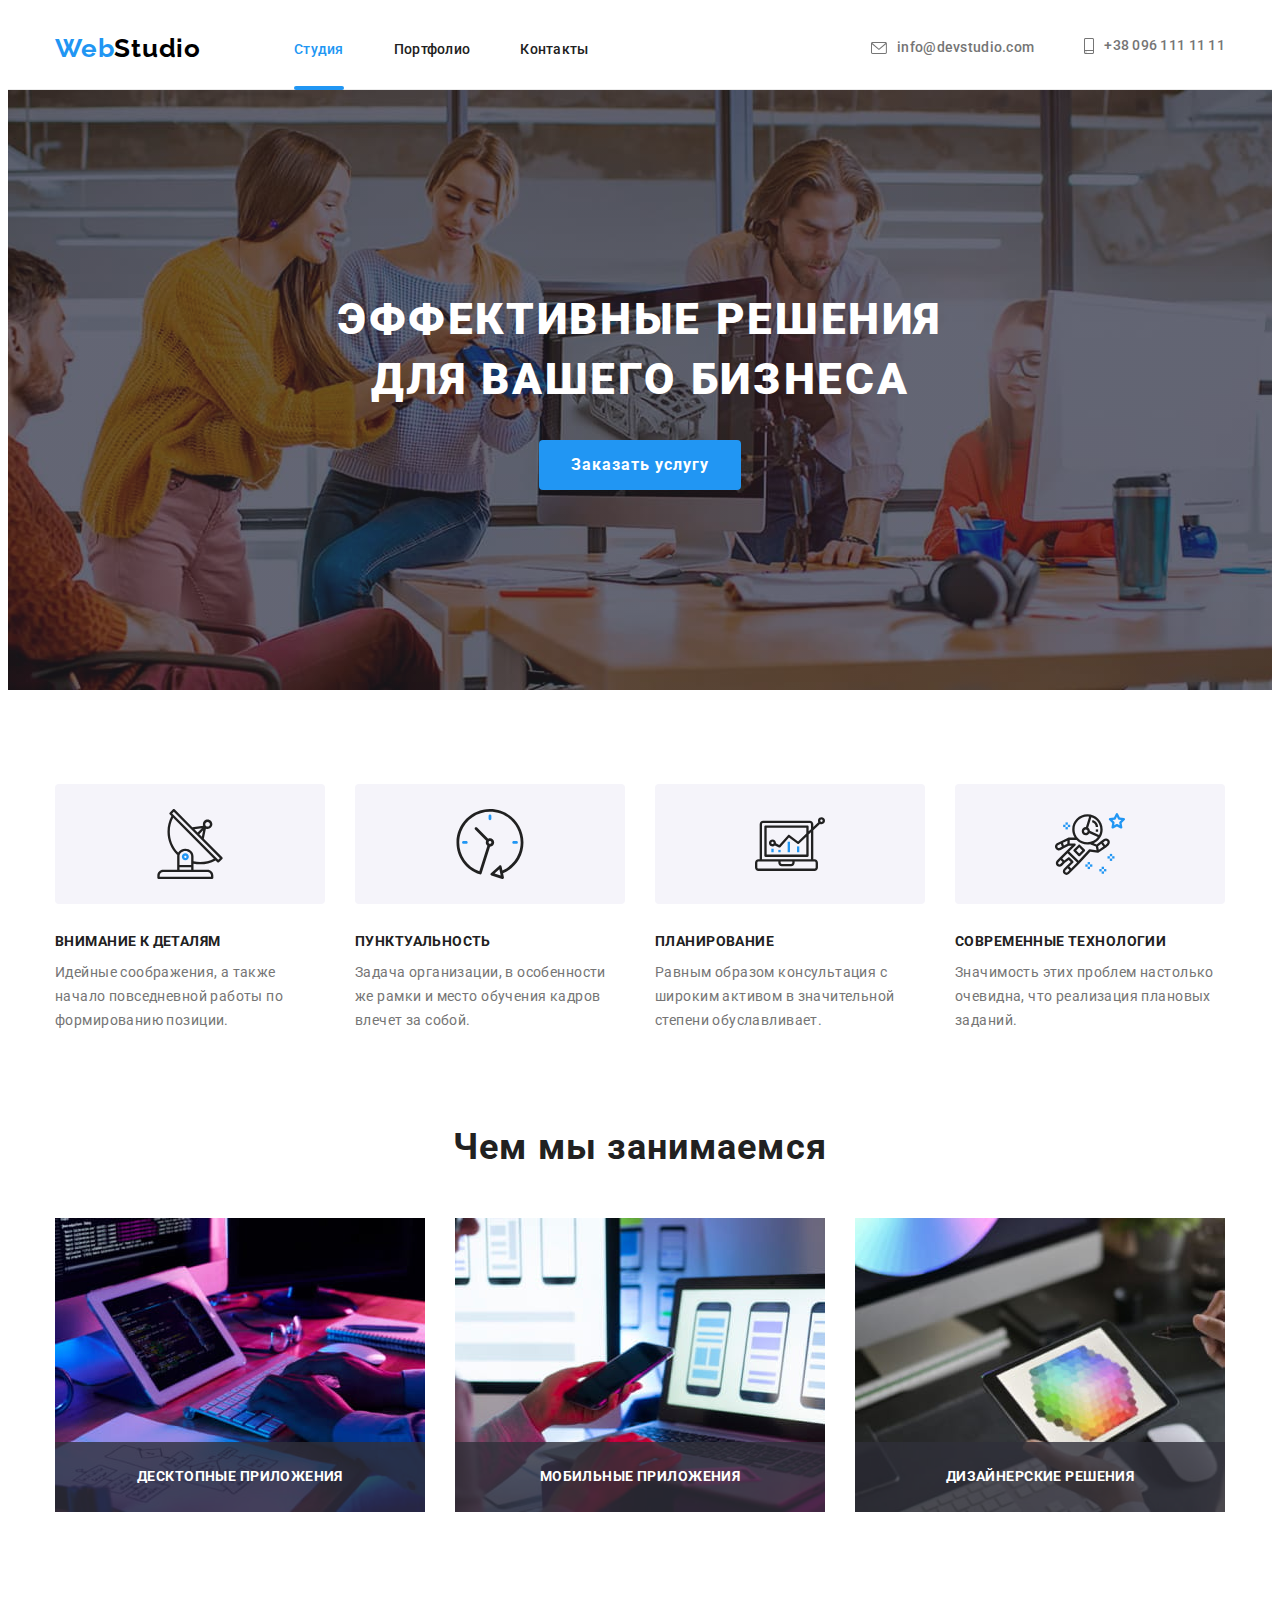
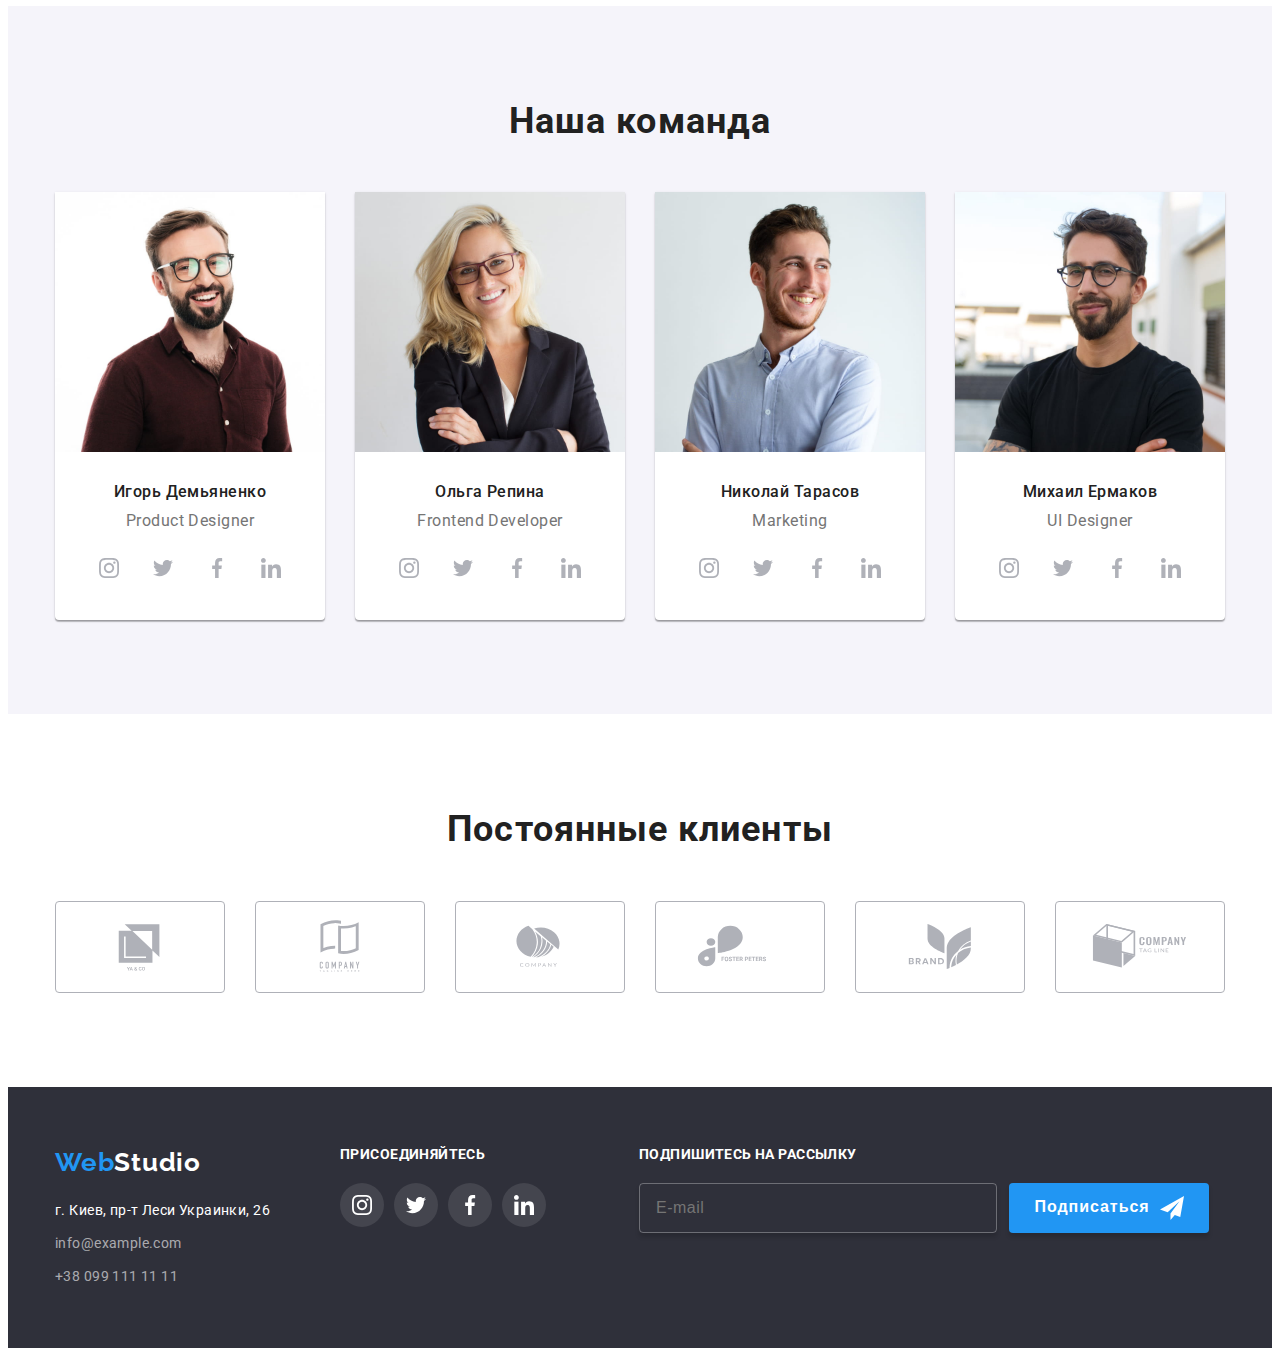
<file: index.html>
<!DOCTYPE html>
<html lang="ru">
  <head>
    <meta charset="UTF-8" />
    <meta http-equiv="X-UA-Compatible" content="IE=edge" />
    <meta name="viewport" content="width=device-width, initial-scale=1.0" />
    <link rel="preconnect" href="https://fonts.googleapis.com" />
    <link rel="preconnect" href="https://fonts.gstatic.com" crossorigin />
    <link
      href="https://fonts.googleapis.com/css2?family=Raleway:wght@700&family=Roboto:wght@400;500;700;900&display=swap"
      rel="stylesheet"
    />
    <title>WebStudio</title>
    <link
      rel="stylesheet"
      href="https://cdnjs.cloudflare.com/ajax/libs/modern-normalize/1.1.0/modern-normalize.min.css"
      integrity="sha512-wpPYUAdjBVSE4KJnH1VR1HeZfpl1ub8YT/NKx4PuQ5NmX2tKuGu6U/JRp5y+Y8XG2tV+wKQpNHVUX03MfMFn9Q=="
      crossorigin="anonymous"
      referrerpolicy="no-referrer"
    />
    <link rel="stylesheet" href="./css/styles.css" />
  </head>
  <body>
    <header class="header">
      <div class="container">
        <nav class="header-nav">
          <a href="./index.html" title="Главная страница WebStudio" class="logo link"
            ><span class="logo-accent">Web</span>Studio</a
          >
          <p></p>
          <ul class="header-list list">
            <li class="item"><a href="./index.html" class="link current">Студия</a></li>
            <li class="item"><a href="./portfolio.html" class="link">Портфолио</a></li>
            <li class="item"><a href="#" class="link">Контакты</a></li>
          </ul>
        </nav>
        <ul class="header-contacts list">
          <li class="item">
            <a href="mailto:info@devstudio.com" class="link">
              <svg class="contacts-icon" width="16" height="12">
                <use href="./images/icons.svg#envelope"></use>
              </svg>
              info@devstudio.com
            </a>
          </li>
          <li class="item">
            <a href="tel:+380961111111" class="link">
              <svg class="contacts-icon" width="10" height="16">
                <use href="./images/icons.svg#phone"></use>
              </svg>
              +38 096 111 11 11
            </a>
          </li>
        </ul>
      </div>
    </header>
    <main>
      <!-- герой -->
      <section class="section hero">
        <div class="container">
          <h1 class="hero-title">
            Эффективные решения<br />
            для вашего бизнеса
          </h1>
          <button type="button" class="btn" data-modal-open>Заказать услугу</button>
        </div>
      </section>
      <!-- особенности -->
      <section class="section section-peculiarity">
        <div class="container">
          <h2 class="visually-hidden">Особенности</h2>
          <ul class="list">
            <li class="item">
              <div class="peculiarity-box">
                <svg class="peculiarity-icon" width="70" height="70">
                  <use href="./images/icons.svg#antenna"></use>
                </svg>
              </div>
              <h3 class="title">Внимание к деталям</h3>
              <p class="text">
                Идейные соображения, а также начало повседневной работы по формированию позиции.
              </p>
            </li>
            <li class="item">
              <div class="peculiarity-box">
                <svg class="peculiarity-icon" width="70" height="70">
                  <use href="./images/icons.svg#clock"></use>
                </svg>
              </div>
              <h3 class="title">Пунктуальность</h3>
              <p class="text">
                Задача организации, в особенности же рамки и место обучения кадров влечет за собой.
              </p>
            </li>
            <li class="item">
              <div class="peculiarity-box">
                <svg class="peculiarity-icon" width="70" height="70">
                  <use href="./images/icons.svg#diagram"></use>
                </svg>
              </div>
              <h3 class="title">Планирование</h3>
              <p class="text">
                Равным образом консультация с широким активом в значительной степени обуславливает.
              </p>
            </li>
            <li class="item">
              <div class="peculiarity-box">
                <svg class="peculiarity-icon" width="70" height="70">
                  <use href="./images/icons.svg#astronaut"></use>
                </svg>
              </div>
              <h3 class="title">Современные технологии</h3>
              <p class="text">
                Значимость этих проблем настолько очевидна, что реализация плановых заданий.
              </p>
            </li>
          </ul>
        </div>
      </section>
      <!-- чем мы занимаемся -->
      <section class="section our-works">
        <div class="container">
          <h2 class="title">Чем мы занимаемся</h2>
          <ul class="list">
            <li class="item">
              <h3 class="our-works-title">Десктопные приложения</h3>
              <a href="#">
                <img src="./images/box1.jpg" width="370" alt="Десктопные приложения" class="img" />
              </a>
            </li>
            <li class="item">
              <h3 class="our-works-title">Мобильные приложения</h3>
              <a href="#">
                <img src="./images/box2.jpg" width="370" alt="Мобильные приложения" class="img" />
              </a>
            </li>
            <li class="item">
              <h3 class="our-works-title">Дизайнерские решения</h3>
              <a href="#">
                <img src="./images/box3.jpg" width="370" alt="Дизайнерские решения" class="img" />
              </a>
            </li>
          </ul>
        </div>
      </section>
      <!-- наша команда -->
      <section class="section our-team">
        <div class="container">
          <h2 class="title">Наша команда</h2>
          <ul class="team-list list">
            <li class="our-team-card">
              <img src="./images/teamcard1.jpg" width="270" alt="Игорь Демьяненко" class="img" />
              <div class="team-card-notify">
                <h3 class="our-team-item-name">Игорь Демьяненко</h3>
                <p lang="en" class="our-team-item">Product Designer</p>
                <ul class="socials-list list">
                  <li class="socials-item">
                    <a href="#" class="socials-link link">
                      <svg class="socials-icon" width="20" height="20">
                        <use href="./images/icons.svg#instagram"></use>
                      </svg>
                    </a>
                  </li>
                  <li class="socials-item">
                    <a href="#" class="socials-link link"
                      ><svg class="socials-icon" width="20" height="20">
                        <use href="./images/icons.svg#twitter"></use>
                      </svg>
                    </a>
                  </li>
                  <li class="socials-item">
                    <a href="#" class="socials-link link">
                      <svg class="socials-icon" width="20" height="20">
                        <use href="./images/icons.svg#facebook"></use>
                      </svg>
                    </a>
                  </li>
                  <li class="socials-item">
                    <a href="#" class="socials-link link">
                      <svg class="socials-icon" width="20" height="20">
                        <use href="./images/icons.svg#linkedin"></use>
                      </svg>
                    </a>
                  </li>
                </ul>
              </div>
            </li>
            <li class="our-team-card">
              <img src="./images/teamcard2.jpg" width="270" alt="Ольга Репина" class="img" />
              <div class="team-card-notify">
                <h3 class="our-team-item-name">Ольга Репина</h3>
                <p lang="en" class="our-team-item">Frontend Developer</p>
                <ul class="socials-list list">
                  <li class="socials-item">
                    <a href="#" class="socials-link link">
                      <svg class="socials-icon" width="20" height="20">
                        <use href="./images/icons.svg#instagram"></use>
                      </svg>
                    </a>
                  </li>
                  <li class="socials-item">
                    <a href="#" class="socials-link link"
                      ><svg class="socials-icon" width="20" height="20">
                        <use href="./images/icons.svg#twitter"></use>
                      </svg>
                    </a>
                  </li>
                  <li class="socials-item">
                    <a href="#" class="socials-link link">
                      <svg class="socials-icon" width="20" height="20">
                        <use href="./images/icons.svg#facebook"></use>
                      </svg>
                    </a>
                  </li>
                  <li class="socials-item">
                    <a href="#" class="socials-link link">
                      <svg class="socials-icon" width="20" height="20">
                        <use href="./images/icons.svg#linkedin"></use>
                      </svg>
                    </a>
                  </li>
                </ul>
              </div>
            </li>
            <li class="our-team-card">
              <img src="./images/teamcard3.jpg" width="270" alt="Николай Тарасов" class="img" />
              <div class="team-card-notify">
                <h3 class="our-team-item-name">Николай Тарасов</h3>
                <p lang="en" class="our-team-item">Marketing</p>
                <ul class="socials-list list">
                  <li class="socials-item">
                    <a href="#" class="socials-link link">
                      <svg class="socials-icon" width="20" height="20">
                        <use href="./images/icons.svg#instagram"></use>
                      </svg>
                    </a>
                  </li>
                  <li class="socials-item">
                    <a href="#" class="socials-link link"
                      ><svg class="socials-icon" width="20" height="20">
                        <use href="./images/icons.svg#twitter"></use>
                      </svg>
                    </a>
                  </li>
                  <li class="socials-item">
                    <a href="#" class="socials-link link">
                      <svg class="socials-icon" width="20" height="20">
                        <use href="./images/icons.svg#facebook"></use>
                      </svg>
                    </a>
                  </li>
                  <li class="socials-item">
                    <a href="#" class="socials-link link">
                      <svg class="socials-icon" width="20" height="20">
                        <use href="./images/icons.svg#linkedin"></use>
                      </svg>
                    </a>
                  </li>
                </ul>
              </div>
            </li>
            <li class="our-team-card">
              <img src="./images/teamcard4.jpg" width="270" alt="Михаил Ермаков" class="img" />
              <div class="team-card-notify">
                <h3 class="our-team-item-name">Михаил Ермаков</h3>
                <p lang="en" class="our-team-item">UI Designer</p>
                <ul class="socials-list list">
                  <li class="socials-item">
                    <a href="#" class="socials-link link">
                      <svg class="socials-icon" width="20" height="20">
                        <use href="./images/icons.svg#instagram"></use>
                      </svg>
                    </a>
                  </li>
                  <li class="socials-item">
                    <a href="#" class="socials-link link"
                      ><svg class="socials-icon" width="20" height="20">
                        <use href="./images/icons.svg#twitter"></use>
                      </svg>
                    </a>
                  </li>
                  <li class="socials-item">
                    <a href="#" class="socials-link link">
                      <svg class="socials-icon" width="20" height="20">
                        <use href="./images/icons.svg#facebook"></use>
                      </svg>
                    </a>
                  </li>
                  <li class="socials-item">
                    <a href="#" class="socials-link link">
                      <svg class="socials-icon" width="20" height="20">
                        <use href="./images/icons.svg#linkedin"></use>
                      </svg>
                    </a>
                  </li>
                </ul>
              </div>
            </li>
          </ul>
        </div>
      </section>
      <!-- /* наши клиенты */ -->
      <section class="section our-clients">
        <div class="container">
          <h2 class="title">Постоянные клиенты</h2>
          <ul class="clients-list list">
            <li class="client-card">
              <a href="#" class="client-link link"
                ><svg class="client-logo" width="106" height="60">
                  <use href="./images/icons.svg#client1"></use>
                </svg>
              </a>
            </li>
            <li class="client-card">
              <a href="#" class="client-link link"
                ><svg class="client-logo" width="106" height="60">
                  <use href="./images/icons.svg#client2"></use>
                </svg>
              </a>
            </li>
            <li class="client-card">
              <a href="#" class="client-link link"
                ><svg class="client-logo" width="106" height="60">
                  <use href="./images/icons.svg#client3"></use>
                </svg>
              </a>
            </li>
            <li class="client-card">
              <a href="#" class="client-link link"
                ><svg class="client-logo" width="106" height="60">
                  <use href="./images/icons.svg#client4"></use>
                </svg>
              </a>
            </li>
            <li class="client-card">
              <a href="#" class="client-link link"
                ><svg class="client-logo" width="106" height="60">
                  <use href="./images/icons.svg#client5"></use>
                </svg>
              </a>
            </li>
            <li class="client-card">
              <a href="#" class="client-link link"
                ><svg class="client-logo" width="106" height="60">
                  <use href="./images/icons.svg#client6"></use>
                </svg>
              </a>
            </li>
          </ul>
        </div>
      </section>
    </main>
    <footer class="footer">
      <div class="container">
        <div class="footer-box">
          <a href="./index.html" title="Главная страница WebStudio" class="footer-logo link"
            ><span class="logo-accent">Web</span>Studio</a
          >
          <address class="footer-address">г. Киев, пр-т Леси Украинки, 26</address>
          <ul class="footer-list list">
            <li class="item">
              <a href="mailto:info@example.com" class="footer-contacts link">info@example.com</a>
            </li>
            <li class="item">
              <a href="tel:+380991111111" class="footer-contacts link">+38 099 111 11 11</a>
            </li>
          </ul>
        </div>
        <div class="join">
          <p class="join-title">Присоединяйтесь</p>
          <ul class="socials-list list">
            <li class="socials-item">
              <a href="#" class="socials-link link">
                <svg class="socials-icon" width="20" height="20">
                  <use href="./images/icons.svg#instagram"></use>
                </svg>
              </a>
            </li>
            <li class="socials-item">
              <a href="#" class="socials-link link"
                ><svg class="socials-icon" width="20" height="20">
                  <use href="./images/icons.svg#twitter"></use>
                </svg>
              </a>
            </li>
            <li class="socials-item">
              <a href="#" class="socials-link link">
                <svg class="socials-icon" width="20" height="20">
                  <use href="./images/icons.svg#facebook"></use>
                </svg>
              </a>
            </li>
            <li class="socials-item">
              <a href="#" class="socials-link link">
                <svg class="socials-icon" width="20" height="20">
                  <use href="./images/icons.svg#linkedin"></use>
                </svg>
              </a>
            </li>
          </ul>
        </div>
        <form class="join-us">
          <p class="join-us-title">Подпишитесь на рассылку</p>
          <div class="join-us-form">
            <label for="mail" class="form-label visually-hidden">Почта</label>
            <input type="email" name="mail" class="join-us-mail" id="mail" placeholder="E-mail" />
            <button type="submit" class="join-us-btn">
              <b class="join-us-text">Подписаться</b>
              <svg class="socials-icon" width="24" height="24">
                <use href="./images/icons.svg#telegram"></use>
              </svg>
            </button>
          </div>
        </form>
      </div>
    </footer>
    <div class="backdrop is-hidden" data-modal>
      <div class="modal">
        <button type="button" class="modal-close-btn" data-modal-close>
          <svg class="modal-close-icon" width="18" height="18">
            <use href="./images/icons.svg#modal-close"></use>
          </svg>
        </button>
        <form class="form" autocomplete="off">
          <p class="form-title">Оставьте свои данные, мы вам перезвоним</p>

          <div class="group">
            <div class="form-field">
              <label for="name" class="form-label">Имя</label>
              <div class="input-field">
                <input class="form-input" type="text" name="user-name" id="name" autofocus />
                <svg class="form-icon" width="18" height="18">
                  <use href="./images/icons.svg#person-form-icon"></use>
                </svg>
              </div>
            </div>

            <div class="form-field">
              <label for="tel" class="form-label">Телефон</label>
              <div class="input-field">
                <input class="form-input" type="tel" name="tel" id="tel" />
                <svg class="form-icon" width="18" height="18">
                  <use href="./images/icons.svg#phone-form-icon"></use>
                </svg>
              </div>
            </div>

            <div class="form-field">
              <label for="email" class="form-label">Почта</label>
              <div class="input-field">
                <input class="form-input" type="email" name="email" id="email" autocomplete="on" />
                <svg class="form-icon" width="18" height="18">
                  <use href="./images/icons.svg#email-form-icon"></use>
                </svg>
              </div>
            </div>

            <div class="form-field">
              <label class="form-label" for="comment">Комментарий</label>
              <textarea
                class="textarea-input"
                name="comment"
                id="comment"
                placeholder="Введите текст"
              ></textarea>
            </div>
          </div>

          <div class="form-policy-field">
            <input
              class="privacy-check-input visually-hidden"
              type="checkbox"
              name="privacy-check"
              id="privacy-check"
            />
            <label class="form-policy-label" for="privacy-check">
              <svg class="privacy-check-icon" width="16" height="15">
                <use href="./images/icons.svg#policy-check-icon"></use>
              </svg>
              Соглашаюсь с рассылкой и принимаю
              <a class="policy-link link" target="_blank" href="#"> Условия договора</a>
            </label>
          </div>

          <button class="submit-btn" type="submit">Отправить</button>
        </form>
      </div>
    </div>
    <script src="./js/modal.js"></script>
  </body>
</html>
</file>
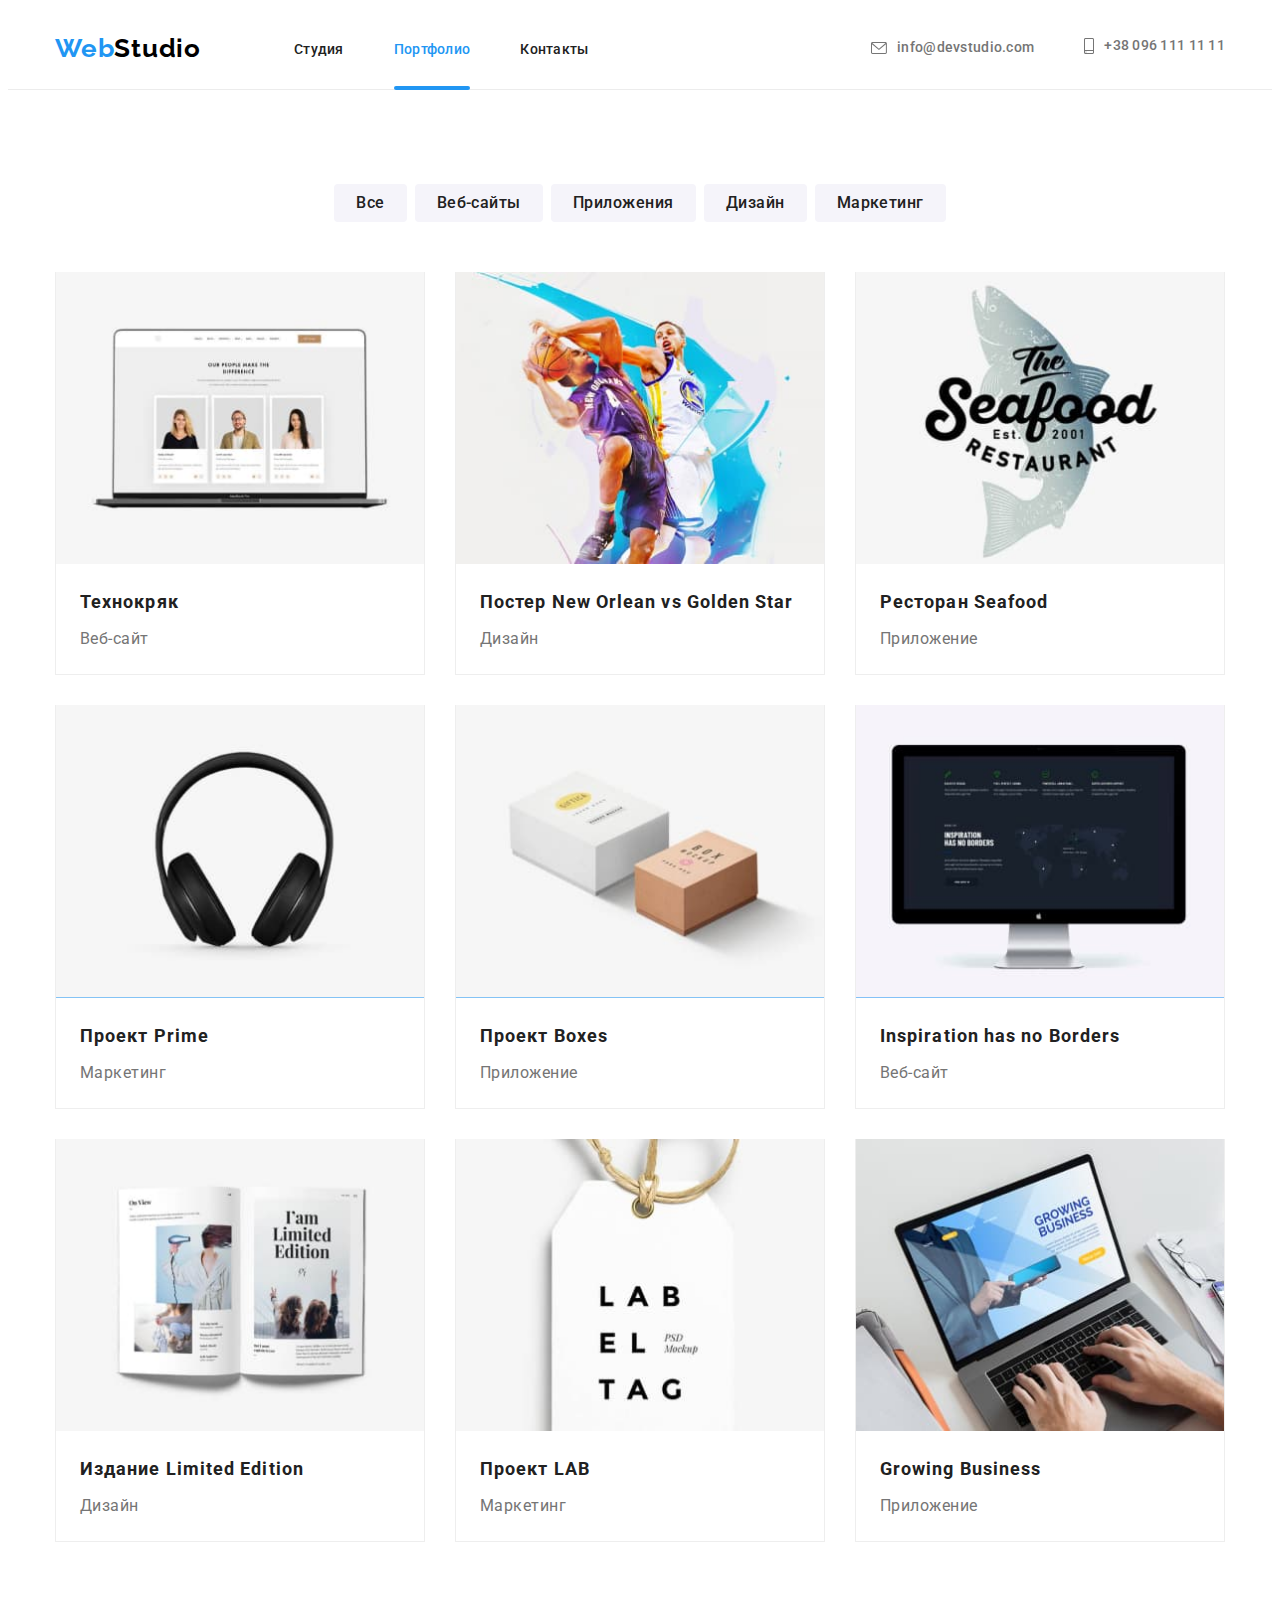
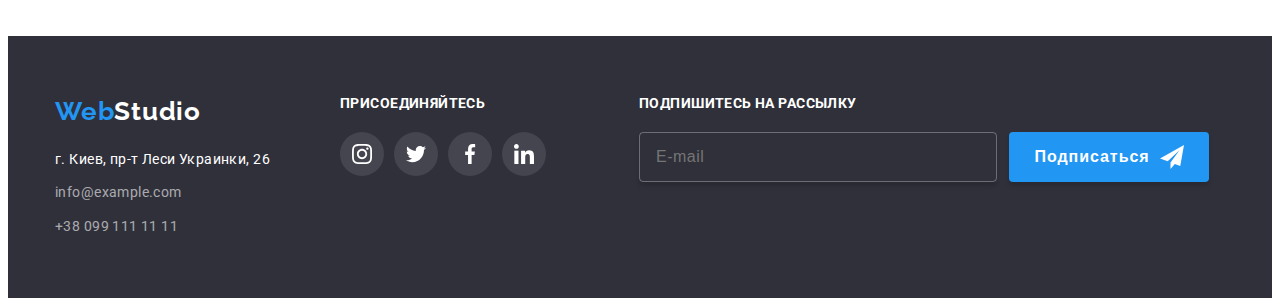
<file: portfolio.html>
<!DOCTYPE html>
<html lang="ru">
  <head>
    <meta charset="UTF-8" />
    <meta http-equiv="X-UA-Compatible" content="IE=edge" />
    <meta name="viewport" content="width=device-width, initial-scale=1.0" />
    <link rel="preconnect" href="https://fonts.googleapis.com" />
    <link rel="preconnect" href="https://fonts.gstatic.com" crossorigin />
    <link
      href="https://fonts.googleapis.com/css2?family=Raleway:wght@700&family=Roboto:wght@400;500;700;900&display=swap"
      rel="stylesheet"
    />
    <title>WebStudio</title>
    <link
      rel="stylesheet"
      href="https://cdnjs.cloudflare.com/ajax/libs/modern-normalize/1.1.0/modern-normalize.min.css"
      integrity="sha512-wpPYUAdjBVSE4KJnH1VR1HeZfpl1ub8YT/NKx4PuQ5NmX2tKuGu6U/JRp5y+Y8XG2tV+wKQpNHVUX03MfMFn9Q=="
      crossorigin="anonymous"
      referrerpolicy="no-referrer"
    />
    <link rel="stylesheet" href="./css/styles.css" />
  </head>
  <body>
    <header class="header">
      <div class="container">
        <nav class="header-nav">
          <a href="./index.html" title="Главная страница WebStudio" class="logo link"
            ><span class="logo-accent">Web</span>Studio</a
          >
          <p></p>
          <ul class="header-list list">
            <li class="item"><a href="./index.html" class="link">Студия</a></li>
            <li class="item"><a href="./portfolio.html" class="link current">Портфолио</a></li>
            <li class="item"><a href="#" class="link">Контакты</a></li>
          </ul>
        </nav>
        <ul class="header-contacts list">
          <li class="item">
            <a href="mailto:info@devstudio.com" class="link">
              <svg class="contacts-icon" width="16" height="12">
                <use href="./images/icons.svg#envelope"></use>
              </svg>
              info@devstudio.com
            </a>
          </li>
          <li class="item">
            <a href="tel:+380961111111" class="link">
              <svg class="contacts-icon" width="10" height="16">
                <use href="./images/icons.svg#phone"></use>
              </svg>
              +38 096 111 11 11
            </a>
          </li>
        </ul>
      </div>
    </header>
    <main>
      <section class="section portfolio">
        <div class="container">
          <!-- секция фильтр -->
          <h1 class="visually-hidden">Наши проэкты</h1>
          <ul class="portfolio-list list">
            <li class="item"><button type="button" class="btn">Все</button></li>
            <li class="item"><button type="button" class="btn">Веб-сайты</button></li>
            <li class="item"><button type="button" class="btn">Приложения</button></li>
            <li class="item"><button type="button" class="btn">Дизайн</button></li>
            <li class="item"><button type="button" class="btn">Маркетинг</button></li>
          </ul>
          <!-- проекты -->
          <h2 class="visually-hidden">Примеры работ</h2>
          <ul class="projects-list list">
            <li class="project-card">
              <a href="#" class="link">
                <div class="overlay-card-box">
                  <img src="./images/project1.jpg" width="370" alt="Технокряк" class="img" />
                  <div class="project-card-overlay">
                    <p class="card-overlay-text">
                      Ресурс предлагает комплексные предложения с разным уровнем функционала и
                      сервисов. Все это позволит посетителю получить исчерпывающие сведения о
                      компании или частном лице.
                    </p>
                  </div>
                </div>
                <div class="project-card-notify">
                  <h3 class="projects-company">Технокряк</h3>
                  <p class="projects-type">Веб-сайт</p>
                </div>
              </a>
            </li>
            <li class="project-card">
              <a href="#" class="link">
                <div class="overlay-card-box">
                  <img
                    src="./images/project2.jpg"
                    width="370"
                    alt="Постер New Orlean vs Golden Star"
                    class="img"
                  />
                  <div class="project-card-overlay">
                    <p class="card-overlay-text">
                      Ресурс предлагает комплексные предложения с разным уровнем функционала и
                      сервисов. Все это позволит посетителю получить исчерпывающие сведения о
                      компании или частном лице.
                    </p>
                  </div>
                </div>
                <div class="project-card-notify">
                  <h3 class="projects-company">
                    Постер <span lang="en">New Orlean vs Golden Star</span>
                  </h3>
                  <p class="projects-type">Дизайн</p>
                </div>
              </a>
            </li>
            <li class="project-card">
              <a href="#" class="link">
                <div class="overlay-card-box">
                  <img src="./images/project3.jpg" width="370" alt="Ресторан Seafood" class="img" />
                  <div class="project-card-overlay">
                    <p class="card-overlay-text">
                      Ресурс предлагает комплексные предложения с разным уровнем функционала и
                      сервисов. Все это позволит посетителю получить исчерпывающие сведения о
                      компании или частном лице.
                    </p>
                  </div>
                </div>

                <div class="project-card-notify">
                  <h3 class="projects-company">Ресторан <span lang="en">Seafood</span></h3>
                  <p class="projects-type">Приложение</p>
                </div>
              </a>
            </li>
            <li class="project-card">
              <a href="#" class="link">
                <div class="overlay-card-box">
                  <img src="./images/project4.jpg" width="370" alt="Проект Prime" class="img" />
                  <div class="project-card-overlay">
                    <p class="card-overlay-text">
                      Ресурс предлагает комплексные предложения с разным уровнем функционала и
                      сервисов. Все это позволит посетителю получить исчерпывающие сведения о
                      компании или частном лице.
                    </p>
                  </div>
                </div>
                <div class="project-card-notify">
                  <h3 class="projects-company">Проект <span lang="en">Prime</span></h3>
                  <p class="projects-type">Маркетинг</p>
                </div>
              </a>
            </li>
            <li class="project-card">
              <a href="#" class="link">
                <div class="overlay-card-box">
                  <img src="./images/project5.jpg" width="370" alt="Проект Boxes" class="img" />
                  <div class="project-card-overlay">
                    <p class="card-overlay-text">
                      Ресурс предлагает комплексные предложения с разным уровнем функционала и
                      сервисов. Все это позволит посетителю получить исчерпывающие сведения о
                      компании или частном лице.
                    </p>
                  </div>
                </div>
                <div class="project-card-notify">
                  <h3 class="projects-company">Проект <span lang="en">Boxes</span></h3>
                  <p class="projects-type">Приложение</p>
                </div>
              </a>
            </li>
            <li class="project-card">
              <a href="#" class="link">
                <div class="overlay-card-box">
                  <img
                    src="./images/project6.jpg"
                    width="370"
                    alt="Inspiration has no Borders"
                    class="img"
                  />
                  <div class="project-card-overlay">
                    <p class="card-overlay-text">
                      Ресурс предлагает комплексные предложения с разным уровнем функционала и
                      сервисов. Все это позволит посетителю получить исчерпывающие сведения о
                      компании или частном лице.
                    </p>
                  </div>
                </div>

                <div class="project-card-notify">
                  <h3 class="projects-company" lang="en">Inspiration has no Borders</h3>
                  <p class="projects-type">Веб-сайт</p>
                </div>
              </a>
            </li>
            <li class="project-card">
              <a href="#" class="link">
                <div class="overlay-card-box">
                  <img
                    src="./images/project7.jpg"
                    width="370"
                    alt="Издание Limited Edition"
                    class="img"
                  />
                  <div class="project-card-overlay">
                    <p class="card-overlay-text">
                      Ресурс предлагает комплексные предложения с разным уровнем функционала и
                      сервисов. Все это позволит посетителю получить исчерпывающие сведения о
                      компании или частном лице.
                    </p>
                  </div>
                </div>
                <div class="project-card-notify">
                  <h3 class="projects-company">Издание <span lang="en">Limited Edition</span></h3>
                  <p class="projects-type">Дизайн</p>
                </div>
              </a>
            </li>
            <li class="project-card">
              <a href="#" class="link">
                <div class="overlay-card-box">
                  <img src="./images/project8.jpg" width="370" alt="Проект LAB" class="img" />
                  <div class="project-card-overlay">
                    <p class="card-overlay-text">
                      Ресурс предлагает комплексные предложения с разным уровнем функционала и
                      сервисов. Все это позволит посетителю получить исчерпывающие сведения о
                      компании или частном лице.
                    </p>
                  </div>
                </div>

                <div class="project-card-notify">
                  <h3 class="projects-company">Проект <span lang="en">LAB</span></h3>
                  <p class="projects-type">Маркетинг</p>
                </div>
              </a>
            </li>
            <li class="project-card">
              <a href="#" class="link">
                <div class="overlay-card-box">
                  <img src="./images/project9.jpg" width="370" alt="Growing Business" class="img" />
                  <div class="project-card-overlay">
                    <p class="card-overlay-text">
                      Ресурс предлагает комплексные предложения с разным уровнем функционала и
                      сервисов. Все это позволит посетителю получить исчерпывающие сведения о
                      компании или частном лице.
                    </p>
                  </div>
                </div>

                <div class="project-card-notify">
                  <h3 class="projects-company" lang="en">Growing Business</h3>
                  <p class="projects-type">Приложение</p>
                </div>
              </a>
            </li>
          </ul>
        </div>
      </section>
    </main>
    <footer class="footer">
      <div class="container">
        <div class="footer-box">
          <a href="./index.html" title="Главная страница WebStudio" class="footer-logo link"
            ><span class="logo-accent">Web</span>Studio</a
          >
          <address class="footer-address">г. Киев, пр-т Леси Украинки, 26</address>
          <ul class="footer-list list">
            <li class="item">
              <a href="mailto:info@example.com" class="footer-contacts link">info@example.com</a>
            </li>
            <li class="item">
              <a href="tel:+380991111111" class="footer-contacts link">+38 099 111 11 11</a>
            </li>
          </ul>
        </div>
        <div class="join">
          <p class="join-title">Присоединяйтесь</p>
          <ul class="socials-list list">
            <li class="socials-item">
              <a href="#" class="socials-link link">
                <svg class="socials-icon" width="20" height="20">
                  <use href="./images/icons.svg#instagram"></use>
                </svg>
              </a>
            </li>
            <li class="socials-item">
              <a href="#" class="socials-link link"
                ><svg class="socials-icon" width="20" height="20">
                  <use href="./images/icons.svg#twitter"></use>
                </svg>
              </a>
            </li>
            <li class="socials-item">
              <a href="#" class="socials-link link">
                <svg class="socials-icon" width="20" height="20">
                  <use href="./images/icons.svg#facebook"></use>
                </svg>
              </a>
            </li>
            <li class="socials-item">
              <a href="#" class="socials-link link">
                <svg class="socials-icon" width="20" height="20">
                  <use href="./images/icons.svg#linkedin"></use>
                </svg>
              </a>
            </li>
          </ul>
        </div>
        <form class="join-us">
          <p class="join-us-title">Подпишитесь на рассылку</p>
          <div class="join-us-form">
            <input type="email" name="mail" class="join-us-mail" id="mail" placeholder="E-mail" />
            <button type="submit" class="join-us-btn">
              <b class="join-us-text">Подписаться</b>
              <svg class="socials-icon" width="24" height="24">
                <use href="./images/icons.svg#telegram"></use>
              </svg>
            </button>
          </div>
        </form>
      </div>
    </footer>
  </body>
</html>
</file>
<file: css/styles.css>
:root {
  --brand-color: #2196f3; /* brand-color */
  --aktive-btn-color: #188ce8; /* aktive-button-color */
  --white-color: #fff; /* secondary-brand-color, main-background-color */
  --dark-color: #212121; /* main-text-color */
  --secondary-text-color: #757575; /* secondary-text-color */
  --conteiner-bgcolor: #eee; /* conteiner-background-color */
  --secondary-bgcolor: #f5f4fa; /* secondary-section-background-color, portfolio-button-color */
  --hero-bgcolor: #2f303a; /* hero-background-color, footer-background-color */
  --footer-contacts-color: rgba(255, 255, 255, 0.6); /* footer-contacts-color */
  --footer-socials-bgcolor: rgba(255, 255, 255, 0.1); /* footer-socials-background-color */
  --logo-text-color: #000; /* logo-studio-text-color */
  --line-color: #ececec; /* header-line-color */
  --aktive-btn-color: #188ce8; /* aktive-button-color */
  --socials-color: #afb1b8; /* socials-icon-color */
}

html {
  box-sizing: border-box;
}

*,
*::before,
*::after {
  box-sizing: inherit;
}

body {
  font-family: 'Roboto', sans-serif;
  color: var(--dark-color);
  background-color: var(--white-color);
}

.container {
  width: 1200px;
  padding-left: 15px;
  padding-right: 15px;
  margin-left: auto;
  margin-right: auto;
  /* outline: 2px solid tomato; */
}

.section {
  padding-top: 94px;
  padding-bottom: 94px;
}

.list {
  margin-top: 0;
  margin-bottom: 0;
  padding-left: 0;
  list-style: none;
}

.link {
  text-decoration: none;
}

.img {
  display: block;
  max-width: 100%;
  height: auto;
}

.visually-hidden {
  position: absolute;
  white-space: nowrap;
  width: 1px;
  height: 1px;
  overflow: hidden;
  border: 0;
  padding: 0;
  clip: rect(0 0 0 0);
  clip-path: inset(50%);
  margin: -1px;
}

/* стили шапки */

.header {
  padding-top: 24px;
  padding-bottom: 25px;
  border-bottom: 1px solid var(--line-color);
}

.header .container,
.header-nav {
  display: flex;
  align-items: center;
}

.logo {
  display: inline-block;
  font-family: 'Raleway', sans-serif;
  font-weight: 700;
  font-size: 26px;
  line-height: 1.19;
  letter-spacing: 0.03em;
  color: var(--logo-text-color);
}

.logo-accent {
  font-family: 'Raleway', sans-serif;
  font-weight: 700;
  font-size: 26px;
  line-height: 1.19;
  letter-spacing: 0.03em;
  color: var(--brand-color);
}

.header-list {
  display: flex;
  align-items: center;
  margin-bottom: 0;
  margin-left: 93px;
}

.header-list .item + .item {
  margin-left: 50px;
}

.header-list .link {
  position: relative;
  display: inline-block;
  font-family: inherit;
  font-weight: 500;
  font-size: 14px;
  line-height: 1.14;
  letter-spacing: 0.02em;

  color: var(--dark-color);
  transition: color 250ms cubic-bezier(0.4, 0, 0.2, 1);
}

.link.current::after {
  content: '';

  position: absolute;
  bottom: -33px;
  left: 0;

  display: inline-block;
  height: 4px;
  width: 100%;

  border-radius: 2px;
  background-color: var(--brand-color);
}

.header-contacts {
  display: flex;
  align-items: center;
  margin-bottom: 0;
  margin-left: auto;
  color: var(--secondary-text-color);
}

.header-contacts .item + .item {
  margin-left: 50px;
}

.contacts-icon {
  fill: currentColor;
  margin-right: 10px;
}

.header-contacts .link {
  display: inline-flex;
  align-items: center;
  color: currentColor;
  font-family: 'Roboto';
  font-weight: 500;
  font-size: 14px;
  line-height: 1.14;
  letter-spacing: 0.02em;

  transition: color 250ms cubic-bezier(0.4, 0, 0.2, 1);
}

.header-list .link:hover,
.header-list .link:focus,
.header-contacts .link:hover,
.header-contacts .link:focus,
.header-list .link.current {
  color: var(--brand-color);
}

/* стили героя */

.hero {
  max-width: 1600px;
  height: 600px;
  margin-left: auto;
  margin-right: auto;
  background-color: var(--hero-bgcolor);
  background-image: linear-gradient(rgba(47, 48, 58, 0.4), rgba(47, 48, 58, 0.4)),
    url('../images/herobg.jpg');
  background-repeat: no-repeat;
  background-position: center;
  background-size: cover;
}

.section.hero {
  padding-top: 200px;
  padding-bottom: 200px;
}

.hero-title {
  margin: auto;
  text-align: center;
  color: var(--white-color);
  font-weight: 900;
  font-size: 44px;
  line-height: 1.36;
  letter-spacing: 0.06em;
  text-transform: uppercase;
  margin-top: 0;
  margin-bottom: 30px;
}

.hero .btn {
  display: block;
  margin-left: auto;
  margin-right: auto;
  min-width: 200px;
  height: 50px;
  padding: 10px 32px;
  color: var(--white-color);
  font-family: inherit;
  font-weight: 700;
  font-size: 16px;
  line-height: 1.88;
  letter-spacing: 0.06em;
  background-color: var(--brand-color);
  border: 0;
  border-radius: 4px;

  transition: background-color 250ms cubic-bezier(0.4, 0, 0.2, 1);
}

.hero .btn:hover,
.hero .btn:focus {
  background-color: var(--aktive-btn-color);
}

.btn:hover,
.btn:focus {
  cursor: pointer;
}

/* стили особенности */

.section-peculiarity .list {
  display: flex;
}

.section-peculiarity .item {
  width: 270px;
}

.section-peculiarity .item + .item {
  margin-left: 30px;
}

.peculiarity-box {
  display: inline-flex;
  align-items: center;
  justify-content: center;
  width: 270px;
  height: 120px;
  margin-bottom: 30px;
  background-color: var(--secondary-bgcolor);
  border-radius: 4px;
}

.section-peculiarity .title {
  font-weight: 700;
  font-size: 14px;
  line-height: 1.14;
  letter-spacing: 0.03em;
  text-transform: uppercase;
  margin-top: 0;
  margin-bottom: 10px;
}

.section-peculiarity .text {
  margin-top: 0;
  margin-bottom: 0;
  color: var(--secondary-text-color);
  font-weight: 400;
  font-size: 14px;
  line-height: 1.72;
  letter-spacing: 0.03em;
}

/* стили чем мы занимаемся */

.section.our-works {
  padding-top: 0;
}

.our-works .title {
  margin-top: 0;
  margin-bottom: 50px;
  font-weight: 700;
  font-size: 36px;
  line-height: 1.17;
  text-align: center;
  letter-spacing: 0.03em;
}

.our-works .list {
  display: flex;
  flex-wrap: wrap;
}

.our-works .item:not(:last-child) {
  width: 370px;
  margin-right: 30px;
}

.our-works .item {
  position: relative;
  display: block;
  max-width: 100%;
  height: 100%;
}

.our-works-title {
  position: absolute;
  bottom: 0;
  left: 0;

  display: inline-block;
  width: 100%;
  height: 70px;
  margin: 0;
  padding: 27px 0;
  text-align: center;

  color: var(--white-color);
  font-weight: 700;
  font-size: 14px;
  line-height: 1.14;
  letter-spacing: 0.03em;
  text-transform: uppercase;
  background-color: rgba(47, 48, 58, 0.8);

  pointer-events: none;
}

/* стили наша команда  */

.our-team {
  background-color: var(--secondary-bgcolor);
}

.our-team .title {
  font-weight: 700;
  font-size: 36px;
  line-height: 1.17;
  text-align: center;
  letter-spacing: 0.03em;
  margin-top: 0;
  margin-bottom: 50px;
}

.our-team .team-list {
  display: flex;
  flex-wrap: wrap;
}

.our-team-card {
  width: 270px;
  background-color: var(--white-color);
  box-shadow: 0px 1px 3px rgba(0, 0, 0, 0.12), 0px 1px 1px rgba(0, 0, 0, 0.14),
    0px 2px 1px rgba(0, 0, 0, 0.2);
  border-radius: 0px 0px 4px 4px;
}

.our-team-card:not(:last-child) {
  margin-right: 30px;
}

.team-card-notify {
  padding-top: 30px;
  padding-bottom: 30px;
}

.our-team-item-name {
  margin-top: 0;
  margin-bottom: 10px;
  font-weight: 500;
  font-size: 16px;
  line-height: 1.19;
  text-align: center;
  letter-spacing: 0.03em;
}

.our-team-item {
  color: var(--secondary-text-color);
  font-weight: 400;
  font-size: 16px;
  line-height: 1.19;
  text-align: center;
  letter-spacing: 0.03em;
  margin-top: 0;
  margin-bottom: 16px;
}

.socials-list {
  display: flex;
  justify-content: center;
}

.socials-item:not(:last-child) {
  margin-right: 10px;
}

.socials-item {
  width: 44px;
  height: 44px;
}

.socials-link {
  display: flex;
  align-items: center;
  justify-content: center;
  width: 100%;
  height: 100%;
  border-radius: 50%;
  color: var(--socials-color);
  background-color: var(--white-color);
  transition: background-color 250ms cubic-bezier(0.4, 0, 0.2, 1),
    color 250ms cubic-bezier(0.4, 0, 0.2, 1);
}

.socials-icon {
  fill: currentColor;
}

.socials-link:hover,
.socials-link:focus {
  color: var(--white-color);
  background-color: var(--brand-color);
}

/* стили наши клиенты */

.our-clients .title {
  margin-top: 0;
  margin-bottom: 50px;
  font-weight: 700;
  font-size: 36px;
  line-height: 1.17;
  text-align: center;
  letter-spacing: 0.03em;
}

.clients-list {
  display: flex;
}

.client-card {
  width: 170px;
  height: 92px;
}

.clients-list .client-card + .client-card {
  margin-left: 30px;
}

.client-link {
  display: flex;
  align-items: center;
  justify-content: center;
  width: 100%;
  height: 100%;
  color: var(--socials-color);
  border: 1px solid currentColor;
  border-radius: 4px;
  transition: color 250ms cubic-bezier(0.4, 0, 0.2, 1);
}

.client-logo {
  fill: currentColor;
}

.client-link:focus,
.client-link:hover {
  color: var(--brand-color);
  border-color: var(--brand-color);
}

/* секция "футер" */

.footer {
  padding-top: 60px;
  padding-bottom: 60px;
  background-color: var(--hero-bgcolor);
}

.footer > .container {
  display: flex;
}

.footer-box {
  margin-right: 70px;
}

.footer-logo {
  color: var(--white-color);
  font-family: 'Raleway', sans-serif;
  font-weight: 700;
  font-size: 26px;
  line-height: 1.19;
  letter-spacing: 0.03em;
}

.footer-address {
  margin-top: 20px;
  color: var(--white-color);
  font-style: normal;
  font-weight: 400;
  font-size: 14px;
  line-height: 1.72;
  letter-spacing: 0.03em;
  transition: color 250ms cubic-bezier(0.4, 0, 0.2, 1);
}

.footer-list .item {
  margin-top: 9px;
}

.footer-contacts {
  color: var(--footer-contacts-color);
  font-weight: 400;
  font-size: 14px;
  line-height: 1.72;
  letter-spacing: 0.03em;
  transition: color 250ms cubic-bezier(0.4, 0, 0.2, 1);
}

.footer-address:hover,
.footer-address:focus,
.footer-contacts:hover,
.footer-contacts:focus {
  color: var(--brand-color);
  cursor: pointer;
}

.join {
  margin-right: 93px;
}

.join-title,
.join-us-title {
  margin-top: 0;
  margin-bottom: 20px;
  color: var(--white-color);
  font-weight: 700;
  font-size: 14px;
  line-height: 1.14;
  letter-spacing: 0.03em;
  text-transform: uppercase;
}

.join .socials-link {
  color: var(--white-color);
  background-color: var(--footer-socials-bgcolor);
  transition: background-color 250ms cubic-bezier(0.4, 0, 0.2, 1);
}

.join .socials-link:hover,
.join .socials-link:focus {
  background-color: var(--brand-color);
}

.join-us-form {
  display: flex;
  align-items: center;
}

.join-us-mail {
  margin-right: 12px;
  width: 358px;
  height: 50px;
  padding: 15px 16px;

  font-weight: 400;
  font-size: 16px;
  line-height: 1.25;
  letter-spacing: 0.03em;
  color: var(--footer-contacts-color);

  background-color: inherit;
  border: 1px solid rgba(255, 255, 255, 0.3);
  box-shadow: 0px 4px 4px rgba(0, 0, 0, 0.15);
  border-radius: 4px;
}

.join-us-btn {
  display: flex;
  align-items: center;
  justify-content: center;
  width: 200px;
  height: 50px;
  font-weight: 700;
  font-size: 16px;
  line-height: 1.88;
  letter-spacing: 0.06em;
  color: var(--white-color);
  background: var(--brand-color);
  border: 0;
  box-shadow: 0px 4px 4px rgba(0, 0, 0, 0.15);
  border-radius: 4px;

  transition: background-color 250ms cubic-bezier(0.4, 0, 0.2, 1);
}

.join-us-btn:hover,
.join-us-btn:focus {
  background-color: var(--aktive-btn-color);
  cursor: pointer;
}

.join-us-text {
  margin-right: 10px;
}

/* страница порфолио */

/* фильтр */

.portfolio-list {
  display: flex;
  justify-content: center;
  margin-bottom: 50px;
}

.portfolio-list .item:not(:last-child) {
  margin-right: 8px;
}

.portfolio .btn {
  height: 38px;
  padding: 6px 22px;
  font-family: inherit;
  font-weight: 500;
  font-size: 16px;
  line-height: 1.62;
  text-align: center;
  letter-spacing: 0.03em;
  color: currentColor;
  background-color: var(--secondary-bgcolor);
  border: 0;
  border-radius: 4px;

  transition: background-color 250ms cubic-bezier(0.4, 0, 0.2, 1),
    color 250ms cubic-bezier(0.4, 0, 0.2, 1), box-shadow 250ms cubic-bezier(0.4, 0, 0.2, 1);
}

.portfolio .btn:hover,
.portfolio .btn:focus {
  color: var(--white-color);
  background-color: var(--brand-color);
  box-shadow: 0px 3px 1px rgba(0, 0, 0, 0.1), 0px 1px 2px rgba(0, 0, 0, 0.08),
    0px 2px 2px rgba(0, 0, 0, 0.12);
}

/* проекты */

.projects-list {
  display: flex;
  flex-wrap: wrap;
}

.project-card {
  width: 370px;
  margin-right: 30px;
  margin-bottom: 30px;
  border-left: 1px solid #eeeeee;
  border-bottom: 1px solid #eeeeee;
  border-right: 1px solid #eeeeee;
  transition: box-shadow 250ms cubic-bezier(0.4, 0, 0.2, 1);
}

.overlay-card-box {
  position: relative;
  overflow: hidden;
}

.project-card-overlay {
  position: absolute;
  display: flex;
  justify-content: center;
  align-items: center;
  top: 0;
  left: 0;
  width: 100%;
  height: 100%;
  background-color: rgba(33, 150, 243, 0.9);

  transform: translateY(100%);
  transition: transform 250ms cubic-bezier(0.4, 0, 0.2, 1);
}

.card-overlay-text {
  display: inline-block;
  width: 322px;
  height: 168px;
  margin: 0;
  font-weight: 400;
  font-size: 18px;
  line-height: 1.56;
  letter-spacing: 0.03em;
  color: var(--white-color);
}

.project-card:hover .project-card-overlay {
  transform: translateY(0);
}

.project-card:nth-child(3n) {
  margin-right: 0;
}

.project-card:nth-last-child(-n + 3) {
  margin-bottom: 0;
}

.project-card:hover,
.project-card:focus {
  box-shadow: 0px 4px 4px rgba(0, 0, 0, 0.25);
}

.project-card-notify {
  padding-top: 20px;
  padding-bottom: 20px;
  padding-left: 24px;
  padding-right: 24px;
}

.projects-company {
  margin-top: 0;
  margin-bottom: 4px;
  color: var(--dark-color);
  font-weight: 700;
  font-size: 18px;
  line-height: 2;
  letter-spacing: 0.06em;
}

.projects-type {
  margin-top: 0;
  margin-bottom: 0;
  color: var(--secondary-text-color);
  font-weight: 400;
  font-size: 16px;
  line-height: 1.88;
  letter-spacing: 0.03em;
}

/* модальное окно */

.backdrop {
  position: fixed;
  top: 0;
  left: 0;
  width: 100%;
  height: 100%;

  background: rgba(0, 0, 0, 0.2);

  transition: opacity 250ms cubic-bezier(0.4, 0, 0.2, 1),
    visibility 250ms cubic-bezier(0.4, 0, 0.2, 1), transform 250ms cubic-bezier(0.4, 0, 0.2, 1);
}

.modal {
  position: absolute;
  top: 50%;
  left: 50%;
  transform: translate(-50%, -50%) scale(1);

  width: 528px;
  height: 581px;
  padding: 40px;

  background-color: var(--white-color);
  box-shadow: 0px 1px 3px rgba(0, 0, 0, 0.12), 0px 1px 1px rgba(0, 0, 0, 0.14),
    0px 2px 1px rgba(0, 0, 0, 0.2);
  border-radius: 4px;
}

.is-hidden {
  visibility: hidden;
  opacity: 0;
  pointer-events: none;
  transform: scale(1.05);
}

.modal-close-btn {
  position: absolute;
  top: 8px;
  right: 8px;

  display: inline-flex;
  justify-content: center;
  align-items: center;

  width: 30px;
  height: 30px;
  border-radius: 50%;

  background-color: var(--white-color);
  border: 1px solid rgba(0, 0, 0, 0.1);
  box-sizing: border-box;

  cursor: pointer;

  transition: color 250ms cubic-bezier(0.4, 0, 0.2, 1);
}

.modal-close-icon {
  fill: currentColor;
}

.modal-close-btn:hover,
.modal-close-btn:focus {
  color: var(--brand-color);
}

/* стили формы модального окна */

.form {
}

.form-title {
  margin-top: 0;
  margin-bottom: 12px;

  font-weight: 700;
  font-size: 20px;
  line-height: 1.15;
  text-align: center;
  letter-spacing: 0.03em;
}

.group {
  width: 448px;
  margin-bottom: 20px;
}

.form-field {
  display: flex;
  flex-direction: column;
  margin-bottom: 10px;

  transition: color 250ms cubic-bezier(0.4, 0, 0.2, 1);
}

.form-field:last-child {
  margin-bottom: 0;
}

.form-field:hover,
.form-field:focus {
  color: var(--brand-color);
}

.form-label {
  margin-bottom: 4px;

  font-weight: 400;
  font-size: 12px;
  line-height: 1.17;
  letter-spacing: 0.01em;
  color: var(--secondary-text-color);
}

.input-field {
  position: relative;
}

.form-input {
  width: 100%;
  height: 40px;
  padding-top: 12px;
  padding-bottom: 12px;
  padding-left: 42px;

  border: 1px solid rgba(33, 33, 33, 0.2);
  border-radius: 4px;
  outline: none;
}

.form-input:hover,
.form-input:focus {
  border: 1px solid var(--brand-color);
  cursor: pointer;

  transition: border-color 250ms cubic-bezier(0.4, 0, 0.2, 1);
}

.form-input:hover + .form-icon,
.form-input:focus + .form-icon {
  fill: var(--brand-color);
}

.form-icon {
  position: absolute;
  top: 50%;
  transform: translateY(-50%);
  left: 12px;

  cursor: pointer;

  transition: fill 250ms cubic-bezier(0.4, 0, 0.2, 1);
}

.textarea-input {
  width: 100%;
  height: 120px;
  padding: 12px 16px;
  resize: none;
  outline: none;

  border: 1px solid rgba(33, 33, 33, 0.2);
  border-radius: 4px;

  transition: border-color 250ms cubic-bezier(0.4, 0, 0.2, 1);
}

.textarea-input:hover,
.textarea-input:focus {
  border: 1px solid var(--brand-color);
  cursor: pointer;
}

.textarea-input::placeholder {
  font-weight: 400;
  font-size: 12px;
  line-height: 1.17;
  letter-spacing: 0.01em;
  color: rgba(117, 117, 117, 0.5);
}

.form-policy-field {
  margin-bottom: 30px;
}

.form-policy-label {
  display: flex;
  align-items: center;
  font-weight: 400;
  font-size: 14px;
  line-height: 1.71;
  letter-spacing: 0.03em;
  color: var(--secondary-text-color);
  cursor: pointer;
}

.privacy-check-icon {
  display: flex;
  align-items: center;
  justify-content: center;

  width: 16px;
  height: 15px;

  margin-right: 8px;

  border: 2px solid var(--dark-color);
  border-radius: 2px;
}

.privacy-check-icon {
  fill: transparent;
  transition: background-color 250ms cubic-bezier(0.4, 0, 0.2, 1),
    fill 250ms cubic-bezier(0.4, 0, 0.2, 1);
}

.privacy-check-input:checked + .form-policy-label .privacy-check-icon {
  background-color: var(--brand-color);
  border: none;
  fill: var(--white-color);
}

.policy-link {
  margin-left: 3px;
  color: var(--brand-color);
  text-decoration: underline;
}

.submit-btn {
  display: flex;
  align-items: center;
  justify-content: center;
  margin-left: auto;
  margin-right: auto;
  width: 200px;
  height: 50px;

  font-weight: 700;
  font-size: 16px;
  line-height: 1.88;
  letter-spacing: 0.06em;
  color: var(--white-color);
  background: var(--brand-color);
  border: 0;
  box-shadow: 0px 4px 4px rgba(0, 0, 0, 0.15);
  border-radius: 4px;

  transition: background-color 250ms cubic-bezier(0.4, 0, 0.2, 1);
}

.submit-btn:hover,
.submit-btn:focus {
  background-color: var(--aktive-btn-color);
  cursor: pointer;
}
</file>
